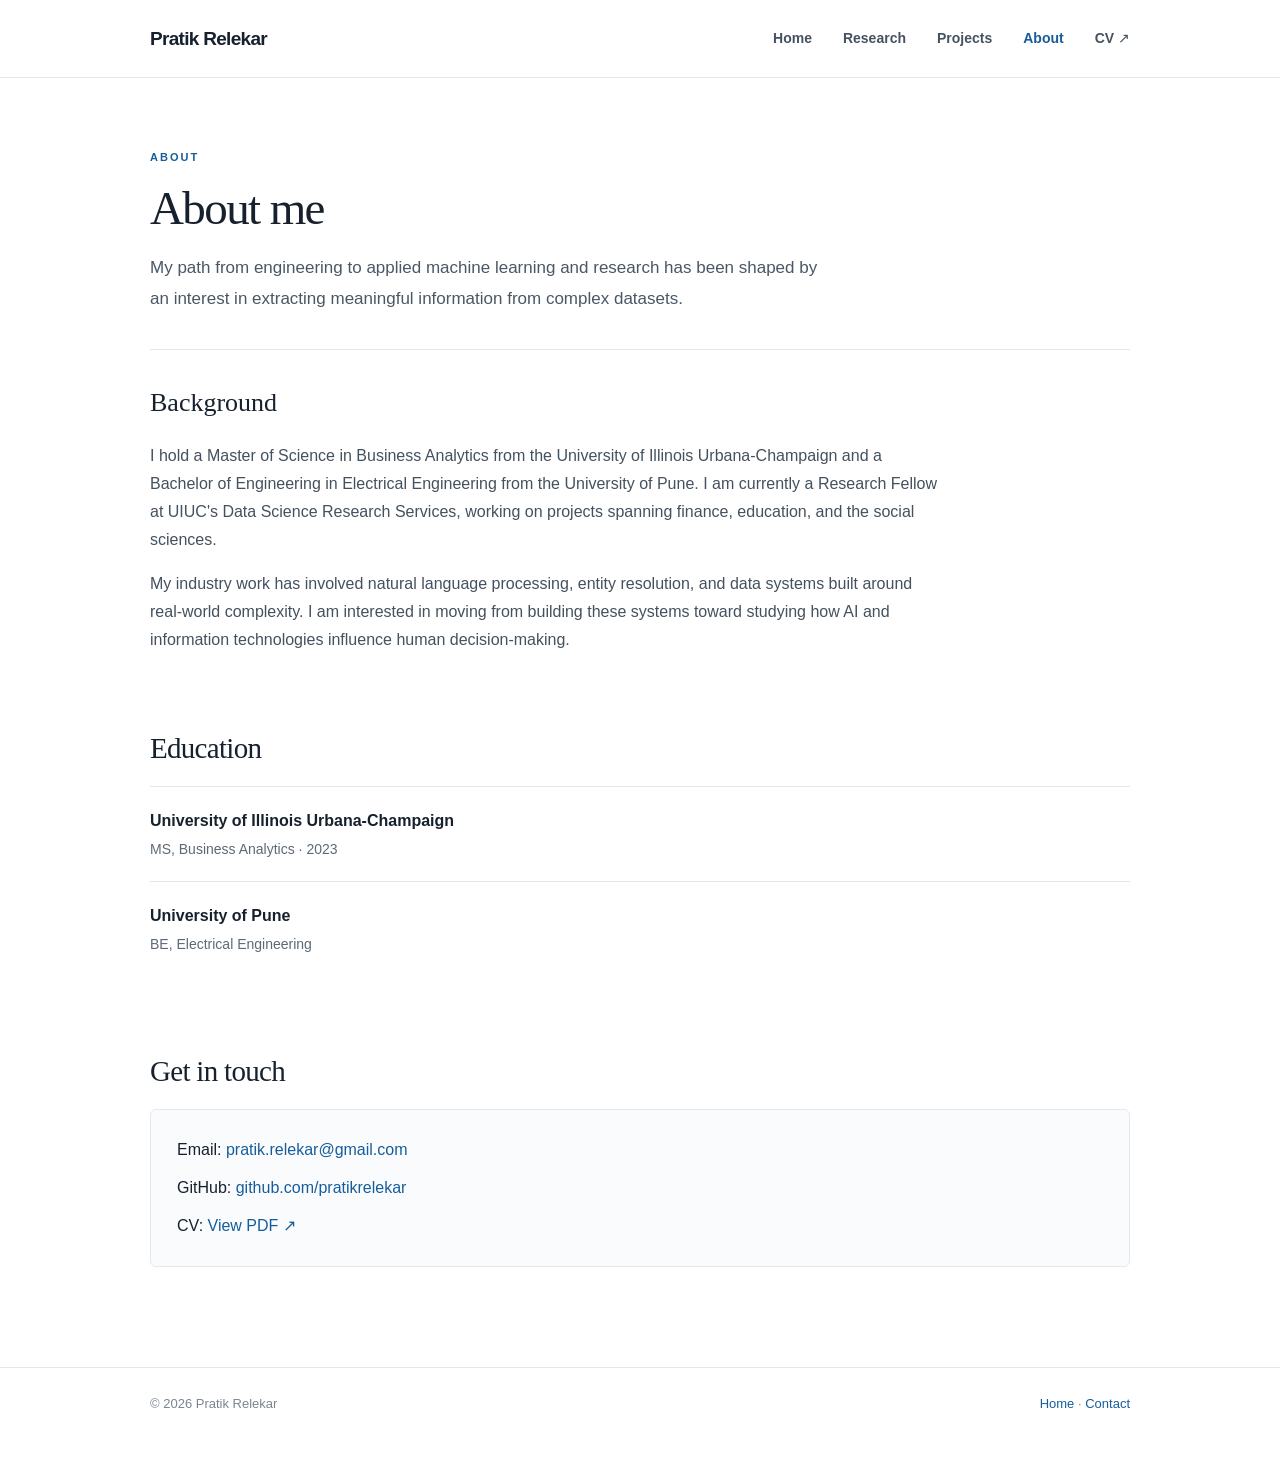
<file: about.html>
<!doctype html><html lang="en"><head><meta charset="utf-8"><meta name="viewport" content="width=device-width,initial-scale=1"><meta name="description" content="Background and contact details of Pratik Relekar."><title>About | Pratik Relekar</title><link rel="stylesheet" href="style.css"></head><body><header><div class="shell nav"><a class="brand" href="index.html">Pratik Relekar</a><button class="menu" data-toggle aria-expanded="false" aria-label="Toggle navigation">Menu ☰</button><nav class="links" data-links aria-label="Main navigation"><a href="index.html">Home</a><a href="research.html">Research</a><a href="projects.html">Projects</a><a class="active" href="about.html">About</a><a href="assets/Pratik_Relekar_CV.pdf" target="_blank" rel="noopener">CV ↗</a></nav></div></header><main class="shell main"><p class="eyebrow">About</p><h1 class="page-title">About me</h1><p class="lead">My path from engineering to applied machine learning and research has been shaped by an interest in extracting meaningful information from complex datasets.</p><div class="paper"><h2>Background</h2><p>I hold a Master of Science in Business Analytics from the University of Illinois Urbana-Champaign and a Bachelor of Engineering in Electrical Engineering from the University of Pune. I am currently a Research Fellow at UIUC's Data Science Research Services, working on projects spanning finance, education, and the social sciences.</p><p>My industry work has involved natural language processing, entity resolution, and data systems built around real-world complexity. I am interested in moving from building these systems toward studying how AI and information technologies influence human decision-making.</p></div><section class="section"><h2 class="section-heading">Education</h2><div class="entry"><h3>University of Illinois Urbana-Champaign</h3><p>MS, Business Analytics · 2023</p></div><div class="entry"><h3>University of Pune</h3><p>BE, Electrical Engineering</p></div></section><section class="section"><h2 class="section-heading">Get in touch</h2><div class="contact"><p>Email: <a href="mailto:pratik.relekar@gmail.com">pratik.relekar@gmail.com</a></p><p>GitHub: <a href="https://github.com/pratikrelekar" target="_blank" rel="noopener noreferrer">github.com/pratikrelekar</a></p><p>CV: <a href="assets/Pratik_Relekar_CV.pdf" target="_blank" rel="noopener">View PDF ↗</a></p></div></section></main><footer class="foot"><div class="shell"><span>© <span data-year>2026</span> Pratik Relekar</span><span><a href="index.html">Home</a> · <a href="mailto:pratik.relekar@gmail.com">Contact</a></span></div></footer><script src="app.js" defer></script></body></html>
</file>
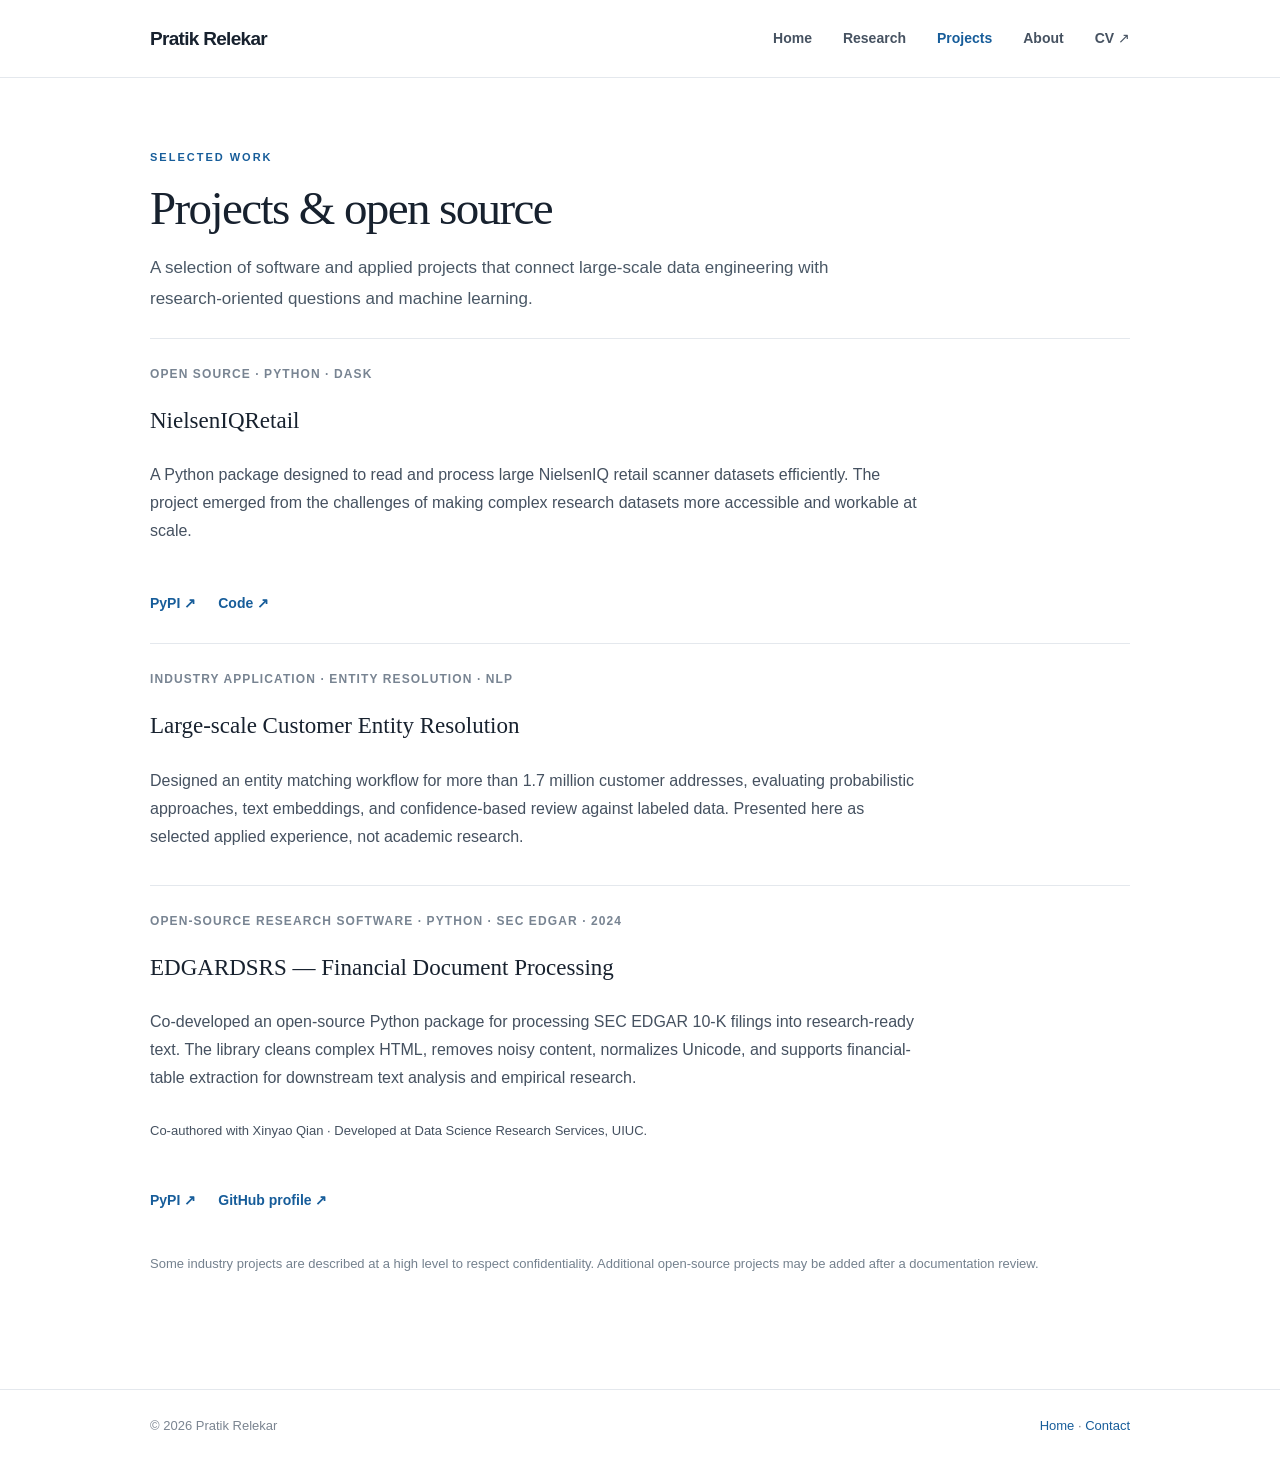
<file: projects.html>
<!doctype html><html lang="en"><head><meta charset="utf-8"><meta name="viewport" content="width=device-width,initial-scale=1"><meta name="description" content="Open-source and applied machine-learning projects by Pratik Relekar."><title>Projects | Pratik Relekar</title><link rel="stylesheet" href="style.css"></head><body><header><div class="shell nav"><a class="brand" href="index.html">Pratik Relekar</a><button class="menu" data-toggle aria-expanded="false" aria-label="Toggle navigation">Menu ☰</button><nav class="links" data-links aria-label="Main navigation"><a href="index.html">Home</a><a href="research.html">Research</a><a class="active" href="projects.html">Projects</a><a href="about.html">About</a><a href="assets/Pratik_Relekar_CV.pdf" target="_blank" rel="noopener">CV ↗</a></nav></div></header><main class="shell main"><p class="eyebrow">Selected work</p><h1 class="page-title">Projects & open source</h1><p class="lead">A selection of software and applied projects that connect large-scale data engineering with research-oriented questions and machine learning.</p><article class="feature"><span class="meta">Open source · Python · Dask</span><h3>NielsenIQRetail</h3><p>A Python package designed to read and process large NielsenIQ retail scanner datasets efficiently. The project emerged from the challenges of making complex research datasets more accessible and workable at scale.</p><div class="socials"><a href="https://pypi.org/project/NielsenIQRetail/" target="_blank" rel="noopener noreferrer">PyPI ↗</a><a href="https://github.com/pratikrelekar/NielsenDSRS" target="_blank" rel="noopener noreferrer">Code ↗</a></div></article><article class="feature"><span class="meta">Industry application · Entity resolution · NLP</span><h3>Large-scale Customer Entity Resolution</h3><p>Designed an entity matching workflow for more than 1.7 million customer addresses, evaluating probabilistic approaches, text embeddings, and confidence-based review against labeled data. Presented here as selected applied experience, not academic research.</p></article><article class="feature"><span class="meta">Open-source research software · Python · SEC EDGAR · 2024</span><h3>EDGARDSRS — Financial Document Processing</h3><p>Co-developed an open-source Python package for processing SEC EDGAR 10-K filings into research-ready text. The library cleans complex HTML, removes noisy content, normalizes Unicode, and supports financial-table extraction for downstream text analysis and empirical research.</p><p class="small-note">Co-authored with Xinyao Qian · Developed at Data Science Research Services, UIUC.</p><div class="socials"><a href="https://pypi.org/project/edgardsrs/" target="_blank" rel="noopener noreferrer">PyPI ↗</a><a href="https://github.com/pratikrelekar" target="_blank" rel="noopener noreferrer">GitHub profile ↗</a></div></article><p class="small-note">Some industry projects are described at a high level to respect confidentiality. Additional open-source projects may be added after a documentation review.</p></main><footer class="foot"><div class="shell"><span>© <span data-year>2026</span> Pratik Relekar</span><span><a href="index.html">Home</a> · <a href="mailto:pratik.relekar@gmail.com">Contact</a></span></div></footer><script src="app.js" defer></script></body></html>
</file>
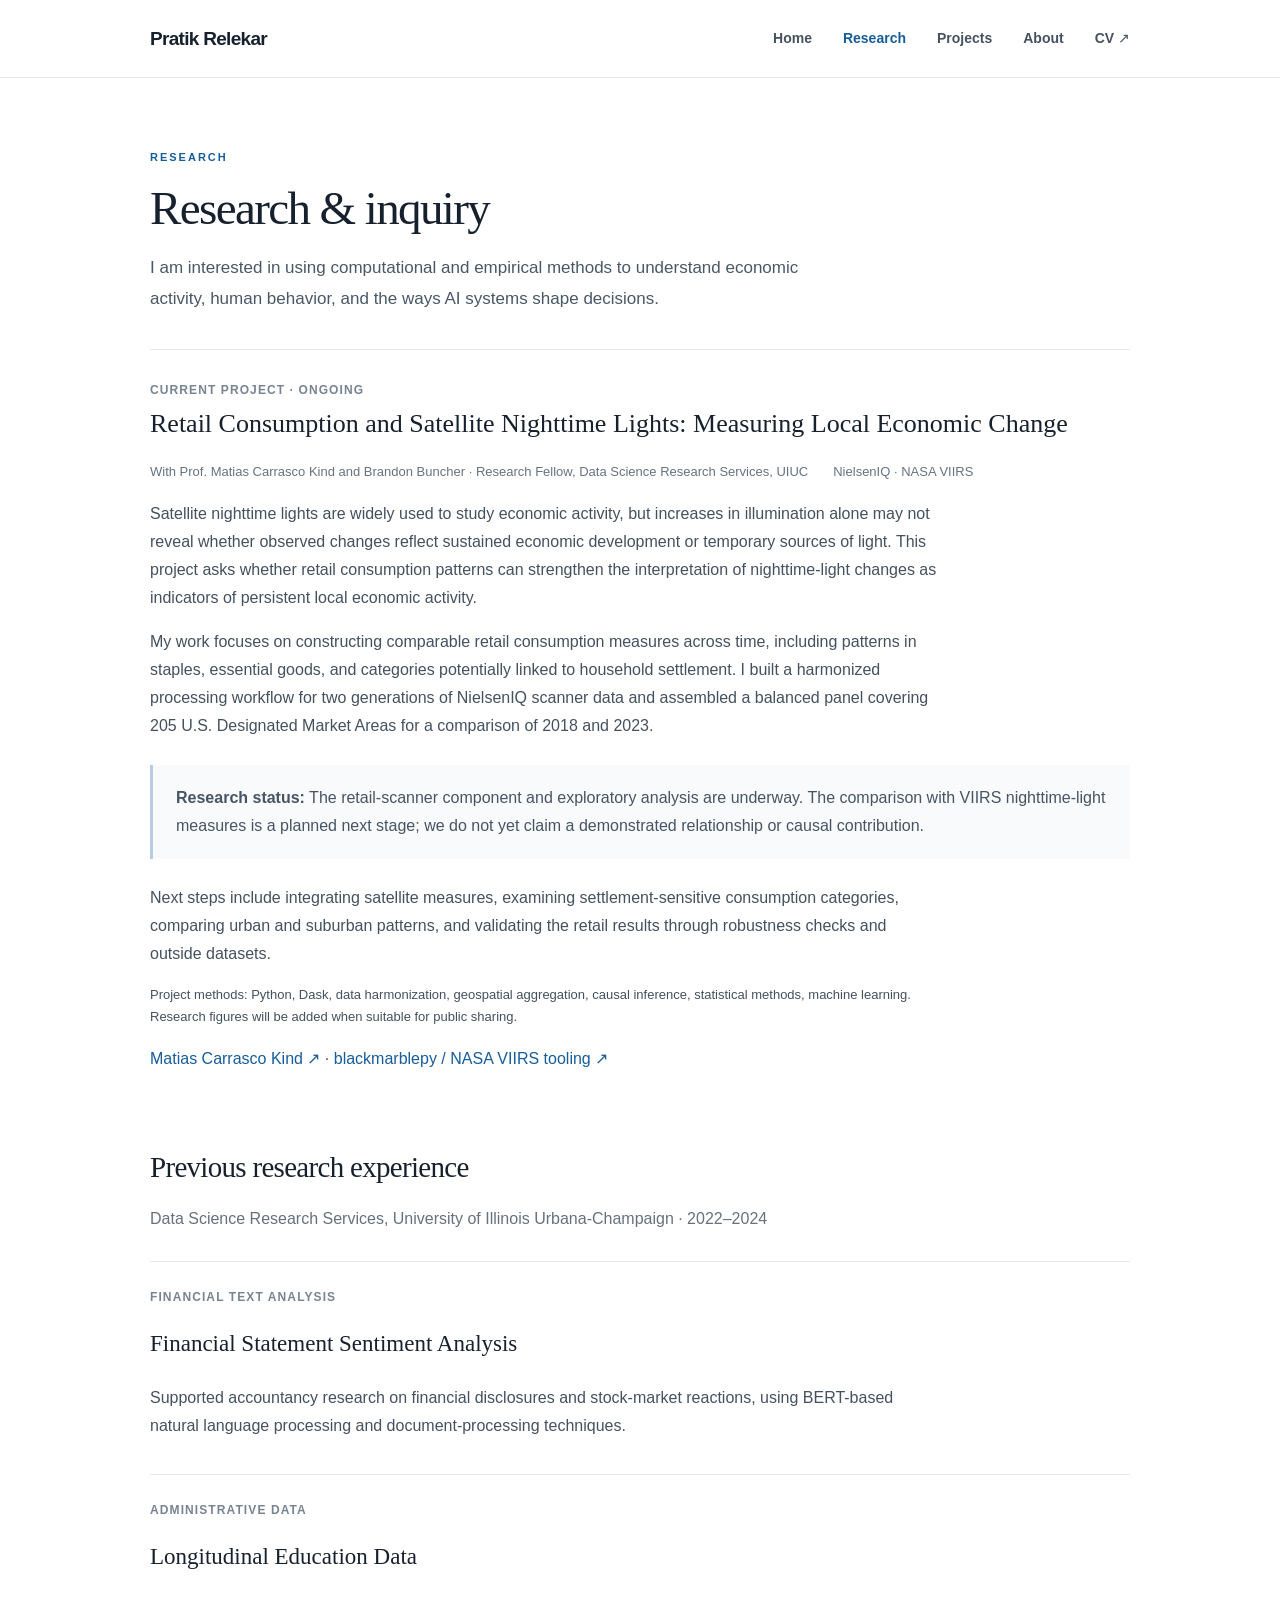
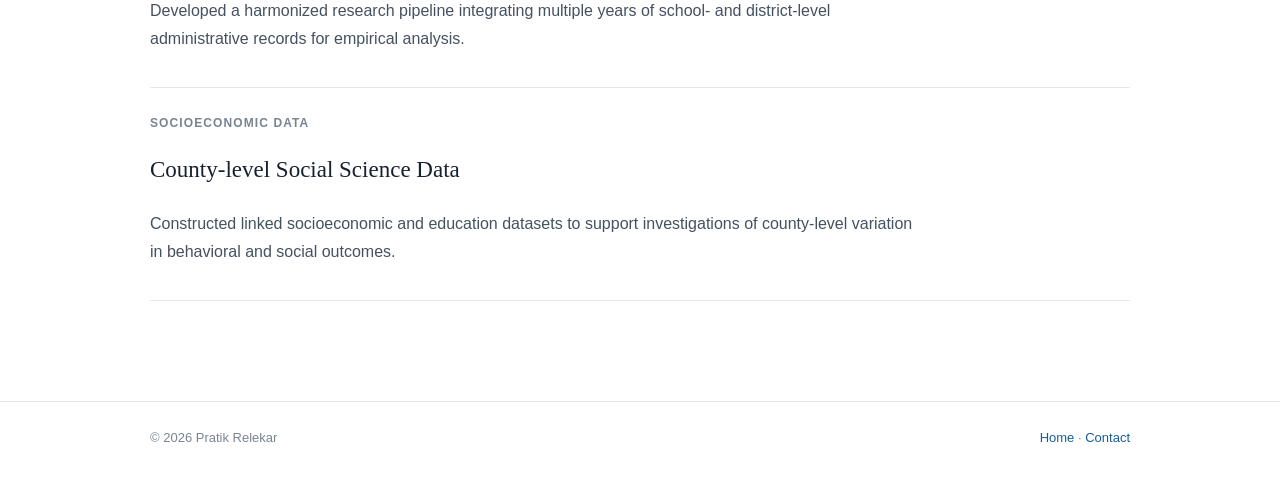
<file: research.html>
<!doctype html><html lang="en"><head><meta charset="utf-8"><meta name="viewport" content="width=device-width,initial-scale=1"><meta name="description" content="Research projects and academic research experience of Pratik Relekar."><title>Research | Pratik Relekar</title><link rel="stylesheet" href="style.css"></head><body><header><div class="shell nav"><a class="brand" href="index.html">Pratik Relekar</a><button class="menu" data-toggle aria-expanded="false" aria-label="Toggle navigation">Menu ☰</button><nav class="links" data-links aria-label="Main navigation"><a href="index.html">Home</a><a class="active" href="research.html">Research</a><a href="projects.html">Projects</a><a href="about.html">About</a><a href="assets/Pratik_Relekar_CV.pdf" target="_blank" rel="noopener">CV ↗</a></nav></div></header><main class="shell main"><p class="eyebrow">Research</p><h1 class="page-title">Research & inquiry</h1><p class="lead">I am interested in using computational and empirical methods to understand economic activity, human behavior, and the ways AI systems shape decisions.</p><article class="paper"><div class="meta">Current project · Ongoing</div><h2>Retail Consumption and Satellite Nighttime Lights: Measuring Local Economic Change</h2><div class="details"><span>With Prof. Matias Carrasco Kind and Brandon Buncher · Research Fellow, Data Science Research Services, UIUC</span><span>NielsenIQ · NASA VIIRS</span></div><p>Satellite nighttime lights are widely used to study economic activity, but increases in illumination alone may not reveal whether observed changes reflect sustained economic development or temporary sources of light. This project asks whether retail consumption patterns can strengthen the interpretation of nighttime-light changes as indicators of persistent local economic activity.</p><p>My work focuses on constructing comparable retail consumption measures across time, including patterns in staples, essential goods, and categories potentially linked to household settlement. I built a harmonized processing workflow for two generations of NielsenIQ scanner data and assembled a balanced panel covering 205 U.S. Designated Market Areas for a comparison of 2018 and 2023.</p><div class="callout"><strong>Research status:</strong> The retail-scanner component and exploratory analysis are underway. The comparison with VIIRS nighttime-light measures is a planned next stage; we do not yet claim a demonstrated relationship or causal contribution.</div><p>Next steps include integrating satellite measures, examining settlement-sensitive consumption categories, comparing urban and suburban patterns, and validating the retail results through robustness checks and outside datasets.</p><p class="small-note">Project methods: Python, Dask, data harmonization, geospatial aggregation, causal inference, statistical methods, machine learning. Research figures will be added when suitable for public sharing.</p><p><a href="https://matias-ck.com" target="_blank" rel="noopener noreferrer">Matias Carrasco Kind ↗</a> · <a href="https://github.com/worldbank/blackmarblepy" target="_blank" rel="noopener noreferrer">blackmarblepy / NASA VIIRS tooling ↗</a></p></article><section class="section" id="uiuc"><h2 class="section-heading">Previous research experience</h2><p class="section-desc">Data Science Research Services, University of Illinois Urbana-Champaign · 2022–2024</p><article class="feature"><span class="meta">Financial text analysis</span><h3>Financial Statement Sentiment Analysis</h3><p>Supported accountancy research on financial disclosures and stock-market reactions, using BERT-based natural language processing and document-processing techniques.</p></article><article class="feature"><span class="meta">Administrative data</span><h3>Longitudinal Education Data</h3><p>Developed a harmonized research pipeline integrating multiple years of school- and district-level administrative records for empirical analysis.</p></article><article class="feature"><span class="meta">Socioeconomic data</span><h3>County-level Social Science Data</h3><p>Constructed linked socioeconomic and education datasets to support investigations of county-level variation in behavioral and social outcomes.</p></article></section></main><footer class="foot"><div class="shell"><span>© <span data-year>2026</span> Pratik Relekar</span><span><a href="index.html">Home</a> · <a href="mailto:pratik.relekar@gmail.com">Contact</a></span></div></footer><script src="app.js" defer></script></body></html>
</file>
<file: style.css>
:root{--ink:#17212e;--muted:#66717d;--line:#e4e8ed;--blue:#175d9a;--light:#f7f9fb;--max:1040px}*{box-sizing:border-box}html{scroll-behavior:smooth}body{margin:0;background:#fff;color:var(--ink);font:16px/1.75 -apple-system,BlinkMacSystemFont,'Segoe UI',Arial,sans-serif;-webkit-font-smoothing:antialiased}a{color:var(--blue);text-decoration:none}a:hover{text-decoration:underline}button{font:inherit}header{border-bottom:1px solid var(--line);background:rgba(255,255,255,.96);position:sticky;top:0;z-index:20}.shell{max-width:var(--max);margin:0 auto;padding:0 30px}.nav{min-height:77px;display:flex;align-items:center;justify-content:space-between;gap:20px}.brand{font-size:19px;font-weight:750;letter-spacing:-.7px;color:var(--ink)}.links{display:flex;gap:31px;align-items:center}.links a{font-size:14px;color:#465261;font-weight:550}.links a.active{color:var(--blue)}.menu{display:none;background:transparent;border:1px solid var(--line);border-radius:6px;padding:6px 10px}.main{padding-top:70px;padding-bottom:100px}.intro{display:grid;grid-template-columns:minmax(0,1fr) 215px;gap:65px;align-items:start}.eyebrow{text-transform:uppercase;font-size:11px;letter-spacing:2px;font-weight:800;color:var(--blue);margin:0 0 14px}.intro h1,.page-title{font-family:Georgia,'Times New Roman',serif;font-size:clamp(36px,4.6vw,55px);font-weight:500;letter-spacing:-1.6px;line-height:1.17;margin:0 0 17px}.subtitle{font-size:18px;color:#475462;margin:0 0 20px}.intro p,.lead{max-width:680px}.intro p{margin:0 0 17px}.portrait{aspect-ratio:4/5;border-radius:5px;border:1px solid #e1e6eb;background:linear-gradient(145deg,#f2f5f8,#e5edf3);display:flex;flex-direction:column;align-items:center;justify-content:center;gap:10px;color:#647483}.portrait svg{width:46px;height:46px;opacity:.55}.portrait small{font-size:12px}.socials{display:flex;flex-wrap:wrap;gap:12px 22px;margin-top:20px;font-size:14px;font-weight:600}.socials a{display:inline-flex;align-items:center;gap:5px}.section{margin-top:77px}.section-heading{font-family:Georgia,'Times New Roman',serif;font-size:29px;font-weight:500;letter-spacing:-.7px;line-height:1.2;margin:0 0 20px}.section-desc{margin:0 0 28px;color:var(--muted)}.interests{display:flex;flex-wrap:wrap;gap:10px}.pill{border:1px solid #dee5ec;border-radius:100px;padding:7px 14px;color:#435365;font-size:13px;background:#fff}.feature{display:grid;grid-template-columns:1fr;gap:14px;border-top:1px solid var(--line);padding:25px 0}.feature:last-child{border-bottom:1px solid var(--line)}.meta{font-size:12px;font-weight:750;letter-spacing:1.1px;text-transform:uppercase;color:#788492}.feature h3{font-family:Georgia,'Times New Roman',serif;font-size:23px;font-weight:500;line-height:1.35;margin:6px 0}.feature p{margin:5px 0 9px;max-width:770px;color:#455160}.textlink{font-size:14px;font-weight:700}.two-col{display:grid;grid-template-columns:1fr 1fr;gap:50px}.entry{border-top:1px solid var(--line);padding:20px 0}.entry h3{font-size:16px;margin:0 0 2px}.entry p{margin:0;color:#5d6976;font-size:14px}.foot{border-top:1px solid var(--line);padding:25px 0 45px;color:#7b8591;font-size:13px}.foot .shell{display:flex;justify-content:space-between;gap:15px}.back{font-size:14px;display:inline-block;margin-bottom:21px}.page-title{font-size:clamp(34px,4.2vw,47px)}.lead{font-size:17px;color:#4a5866;line-height:1.8;margin:0 0 24px}.paper{border-top:1px solid var(--line);margin-top:35px;padding-top:30px}.paper h2{font-family:Georgia,'Times New Roman',serif;font-size:26px;font-weight:500;margin:0 0 14px}.paper p{color:#44515e;max-width:790px}.details{display:flex;flex-wrap:wrap;gap:12px 25px;font-size:13px;color:#667382}.callout{border-left:3px solid #b6cce1;background:#f8fafc;padding:19px 23px;margin:25px 0;color:#475463}.compact-list{padding-left:21px;color:#455260}.compact-list li{margin-bottom:11px}.small-note{font-size:13px;color:#74818e}.contact{padding:26px;border:1px solid var(--line);border-radius:6px;background:#fafbfd}.contact p{margin:0 0 10px}.contact p:last-child{margin-bottom:0}@media(max-width:700px){.shell{padding:0 22px}.main{padding-top:45px;padding-bottom:65px}.nav{min-height:68px}.menu{display:block}.links{display:none;position:absolute;left:0;right:0;top:67px;background:#fff;padding:18px 22px;border-bottom:1px solid var(--line);flex-direction:column;align-items:flex-start;gap:14px}.links.show{display:flex}.intro{grid-template-columns:1fr;gap:25px}.portrait{width:165px;max-width:100%;grid-row:1;aspect-ratio:4/4}.section{margin-top:55px}.two-col{grid-template-columns:1fr;gap:25px}.foot .shell{flex-direction:column}.intro h1{font-size:42px}}

/* Profile photo: preserve the original MIT setting */
.portrait{overflow:hidden;background:#f7f9fb}
.portrait img{display:block;width:100%;height:100%;object-fit:cover;object-position:center center}

/* Secondary technical-focus line below the homepage introduction */
.technical-focus{font-size:14px;color:#657386;letter-spacing:.01em;line-height:1.7;margin:-7px 0 23px!important}

/* Homepage typewriter title: preserves normal text when JS is disabled. */
.typewriter-heading { min-height: 1.17em; }
.typewriter-name.is-typing {
  display: inline-block;
  white-space: nowrap;
  border-right: .065em solid var(--blue);
  padding-right: .08em;
  animation: typewriter-caret .75s step-end infinite;
}
@keyframes typewriter-caret { 50% { border-color: transparent; } }
@media (prefers-reduced-motion: reduce) {
  .typewriter-name.is-typing { animation: none; border-right: 0; }
}

/* Affiliation marks in Currently and Background. */
.logo-entry { display:flex; align-items:center; gap:17px; min-height:90px; }
.affiliation-logo { flex:0 0 62px; width:62px; min-height:58px; display:flex; align-items:center; justify-content:center; }
.affiliation-logo img { display:block; width:100%; max-height:54px; object-fit:contain; }
.affiliation-logo.jci-logo { flex-basis:82px; width:82px; }
.affiliation-logo.jci-logo img { max-height:48px; }
.affiliation-logo.pune-logo { flex-basis:80px; width:80px; }
.affiliation-logo.pune-logo img { max-height:54px; }
.affiliation-details { flex:1; min-width:0; }
@media(max-width:700px) { .logo-entry { gap:14px; } .affiliation-logo { flex-basis:54px; width:54px; } .affiliation-logo.jci-logo,.affiliation-logo.pune-logo { flex-basis:70px; width:70px; } }

/* Visible fallback when institution-hosted images cannot load. */
.logo-fallback[hidden] {display:none !important;}
.logo-fallback { display:flex; align-items:center; justify-content:center; box-sizing:border-box; min-width:52px; min-height:52px; border-radius:8px; border:1px solid #dce4ed; font-family:Arial,sans-serif; font-weight:800; background:#f7f9fc; letter-spacing:-.035em; }
.uiuc-fallback { color:#f15a22; -webkit-text-stroke:1px #13294b; font-size:42px; font-family:Georgia,serif; }
.jci-fallback { color:#1766ad; font-size:21px; }
.sppu-fallback { color:#7b493a; font-size:14px; }

/* Homepage contact links: lightweight, accessible inline icons */
.socials { display:flex; align-items:center; flex-wrap:wrap; gap:12px 22px; }
.socials a { display:inline-flex; align-items:center; gap:7px; min-height:30px; white-space:nowrap; text-decoration:none; }
.socials a:hover { text-decoration:underline; text-underline-offset:3px; }
.socials a:focus-visible { outline:2px solid var(--blue); outline-offset:4px; border-radius:3px; }
.social-icon { width:18px; height:18px; flex:none; }
</file>
